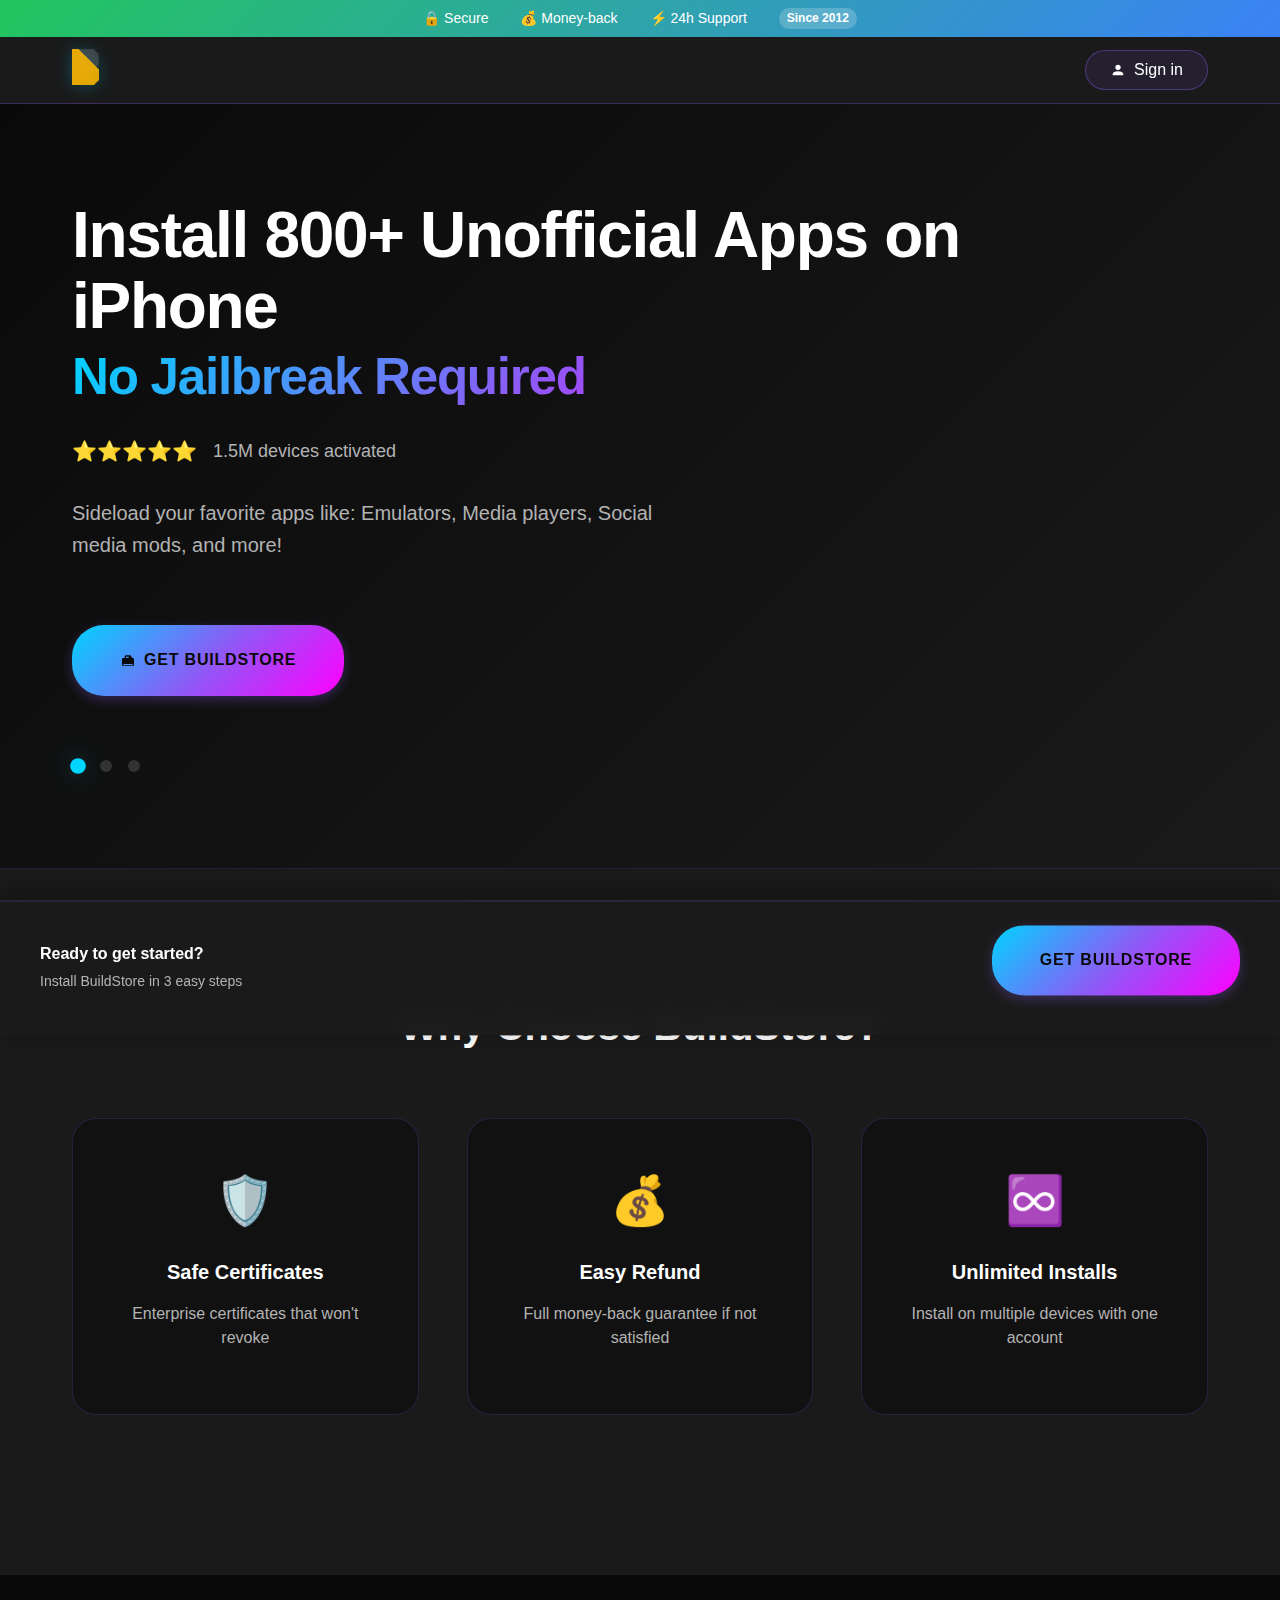
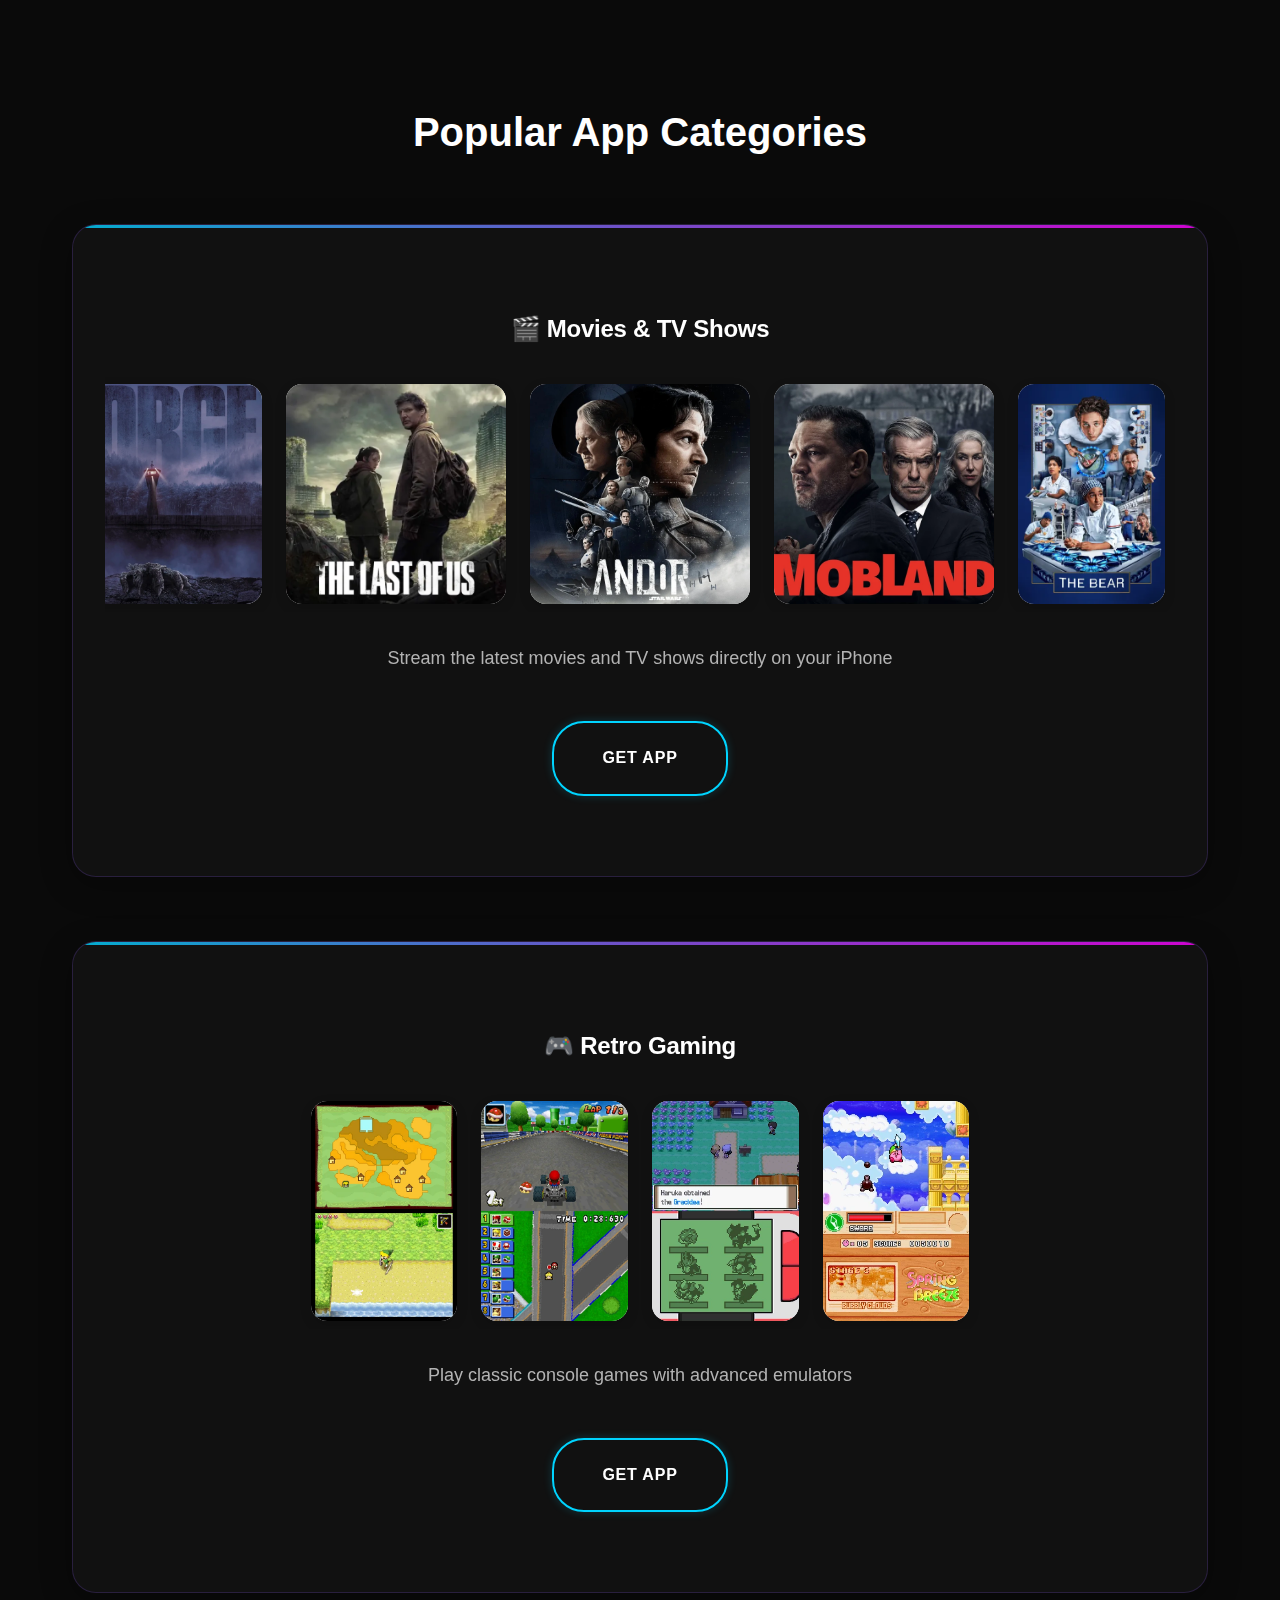
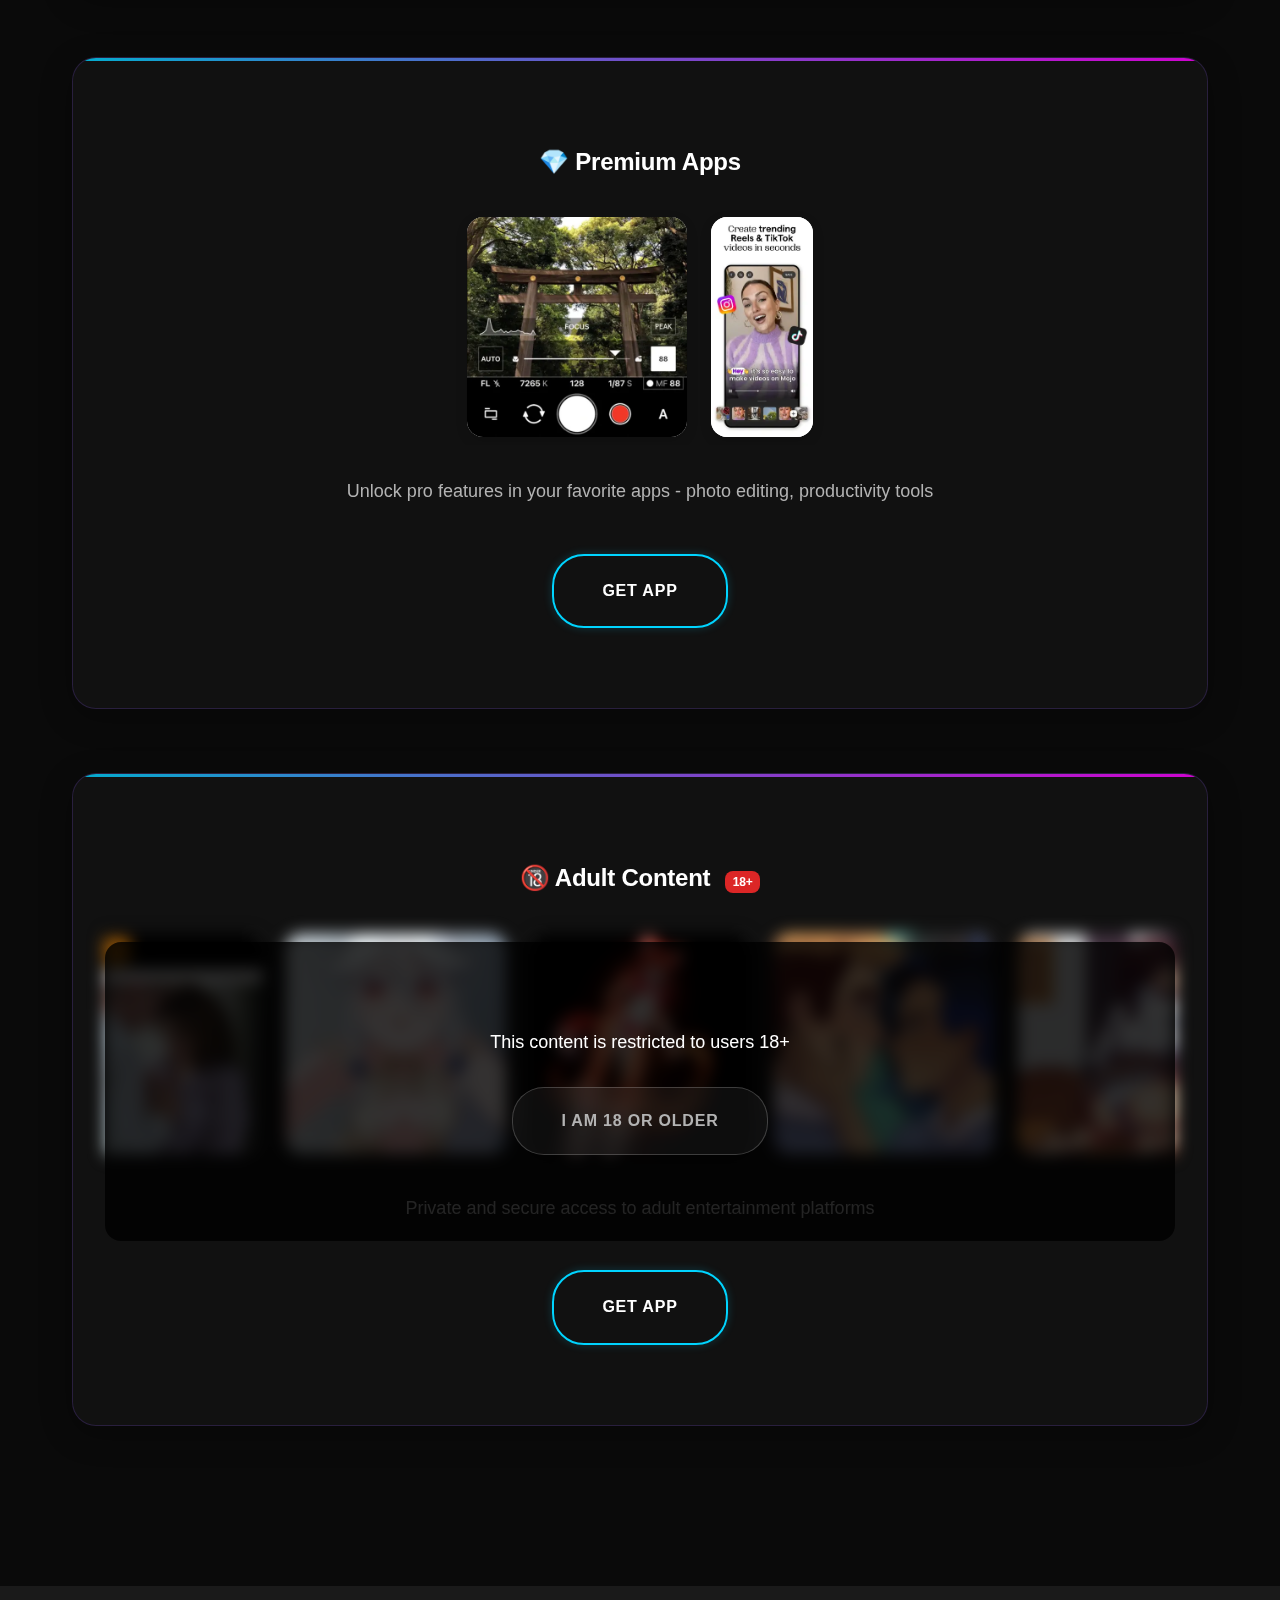
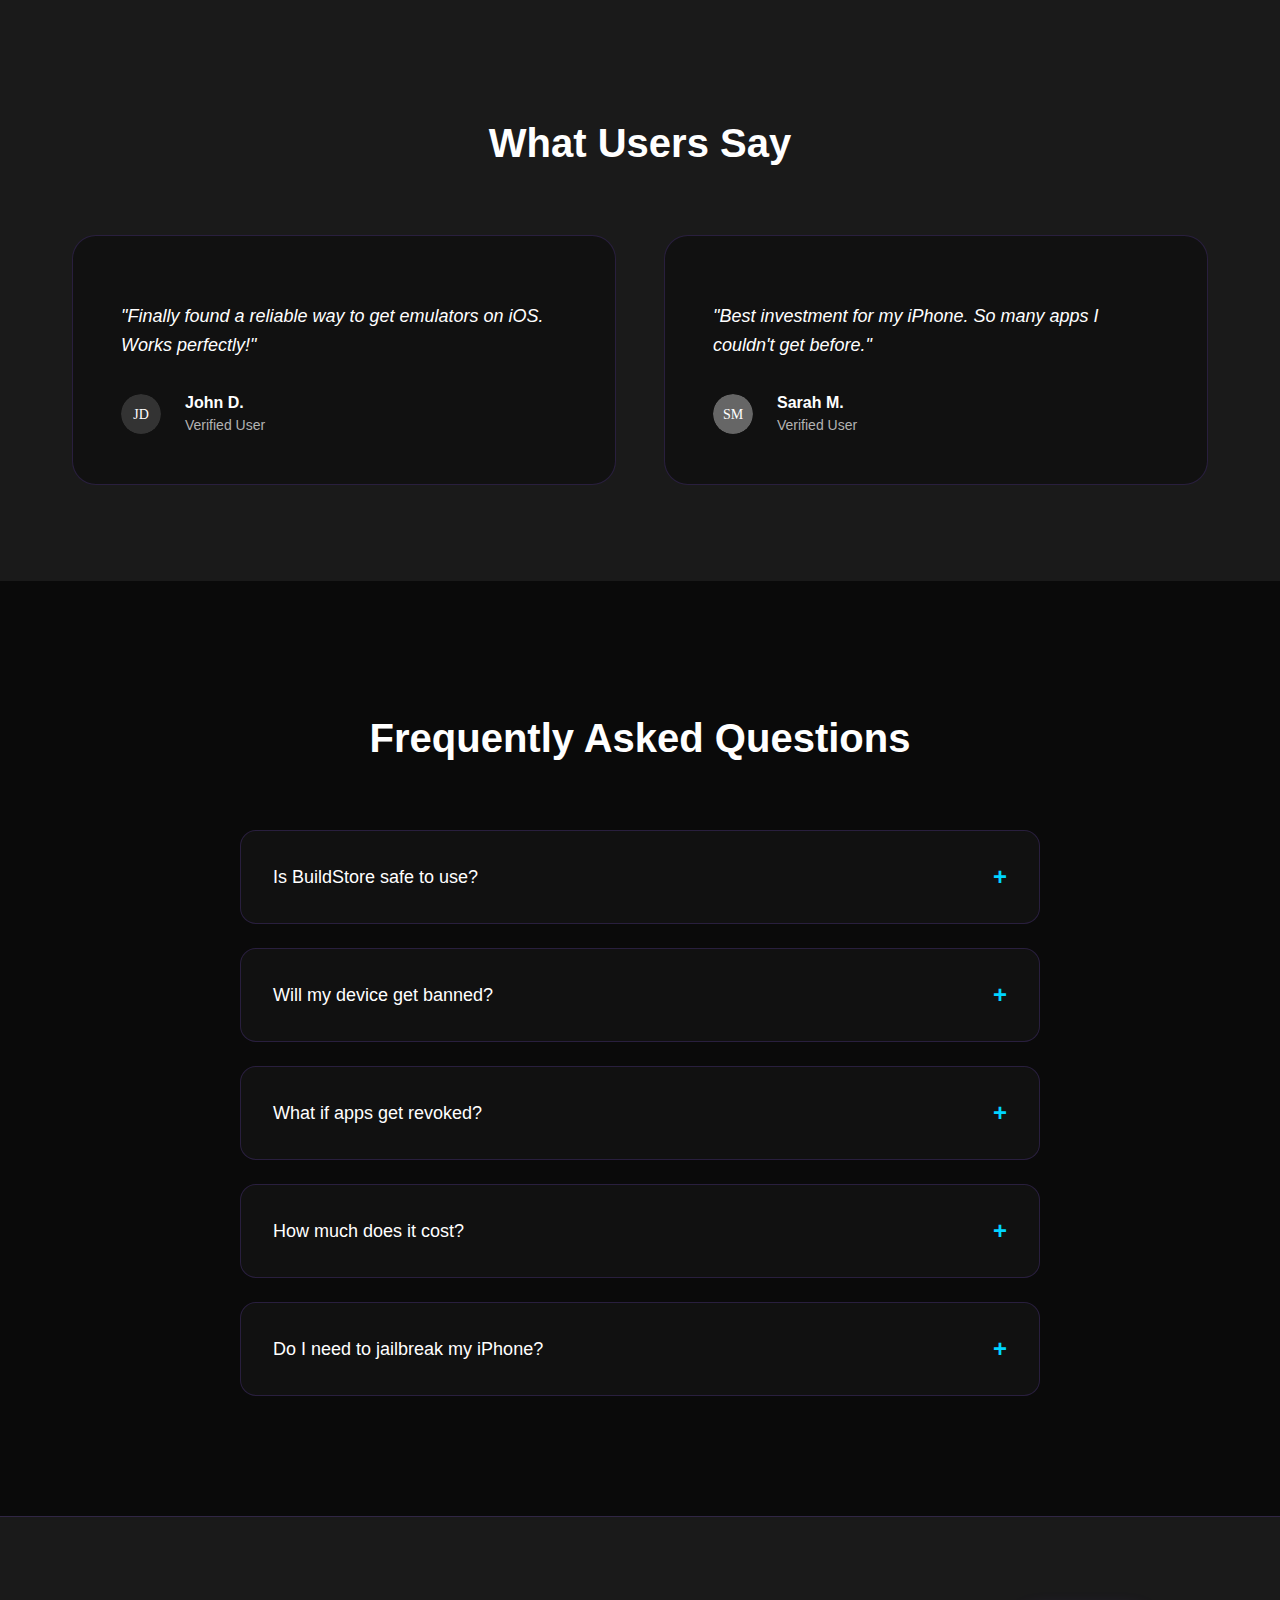
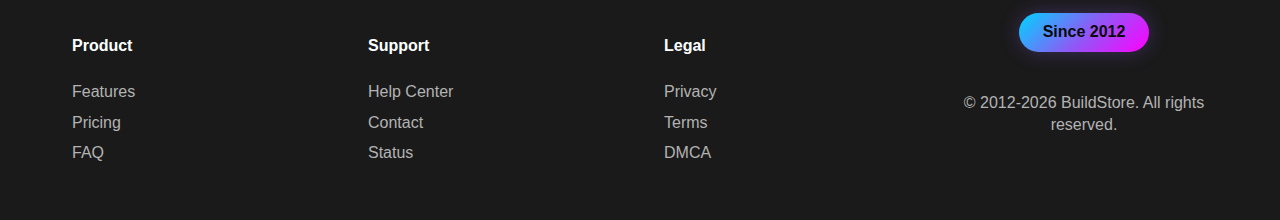
<file: index_ver_2.html>
<!DOCTYPE html>
<html lang="en">
<head>
  <meta charset="UTF-8">
  <meta name="viewport" content="width=device-width, initial-scale=1.0">
  <title>BuildStore - Install 800+ Unofficial Apps on iPhone</title>
  <link rel="stylesheet" href="styles_ver_2.css">
</head>
<body>
  <!-- Trust Ribbon -->
  <div class="trust-ribbon">
    <span>🔒 Secure</span>
    <span>💰 Money-back</span>
    <span>⚡ 24h Support</span>
    <span class="since-badge">Since 2012</span>
  </div>

  <header class="header">
    <div class="header-container">
      <div class="logo"><img src="assets/logo.svg" alt="BuildStore Logo"></div>
      <a href="#" class="sign-in">
        <svg width="16" height="16" viewBox="0 0 24 24" fill="currentColor">
          <path d="M12,4A4,4 0 0,1 16,8A4,4 0 0,1 12,12A4,4 0 0,1 8,8A4,4 0 0,1 12,4M12,14C16.42,14 20,15.79 20,18V20H4V18C4,15.79 7.58,14 12,14Z"/>
        </svg>
        Sign in
      </a>
    </div>
  </header>

  <main>
    <!-- Hero Section with improved value prop -->
    <section class="hero">
      <div class="hero-container">
        <h1 class="hero-title">Install 800+ Unofficial Apps on iPhone<br><span class="hero-subtitle">No Jailbreak Required</span></h1>
        <div class="social-proof">
          <div class="rating">
            <span class="stars">⭐⭐⭐⭐⭐</span>
            <span class="rating-text">1.5M devices activated</span>
          </div>
        </div>
        <p class="hero-desc">Sideload your favorite apps like: Emulators, Media players, Social media mods, and more!</p>
        <a href="#" class="btn btn-primary hero-cta">
          <svg width="20" height="20" viewBox="0 0 24 24" fill="currentColor">
            <path d="M5,20H19V18H5M19,9H15L13,7H9V9H15V16H9V9H15L13,7V9H19A2,2 0 0,1 21,11V19A2,2 0 0,1 19,21H5A2,2 0 0,1 3,19V11A2,2 0 0,1 5,9H7V7A2,2 0 0,1 9,5H15A2,2 0 0,1 17,7L19,9Z"/>
          </svg>
          Get BuildStore
        </a>
        <div class="hero-dots">
          <span class="dot active"></span>
          <span class="dot"></span>
          <span class="dot"></span>
        </div>
      </div>
    </section>

    <!-- Why BuildStore Section -->
    <section class="why-buildstore">
      <div class="container">
        <h2>Why Choose BuildStore?</h2>
        <div class="benefits-grid">
          <div class="benefit-card">
            <div class="benefit-icon">🛡️</div>
            <h3>Safe Certificates</h3>
            <p>Enterprise certificates that won't revoke</p>
          </div>
          <div class="benefit-card">
            <div class="benefit-icon">💰</div>
            <h3>Easy Refund</h3>
            <p>Full money-back guarantee if not satisfied</p>
          </div>
          <div class="benefit-card">
            <div class="benefit-icon">♾️</div>
            <h3>Unlimited Installs</h3>
            <p>Install on multiple devices with one account</p>
          </div>
        </div>
      </div>
    </section>

    <!-- App Categories -->
    <section class="app-categories">
      <div class="container">
        <h2>Popular App Categories</h2>
        
        <!-- Movies & Shows -->
        <div class="category-section">
          <h3>🎬 Movies & TV Shows</h3>
          <div class="gallery">
            <img src="assets/movies/movie_01.webp" alt="Movie 1">
            <img src="assets/movies/movie_02.webp" alt="Movie 2">
            <img src="assets/movies/movie_03.webp" alt="Movie 3">
            <img src="assets/movies/movie_04.webp" alt="Movie 4">
            <img src="assets/movies/movie_05.webp" alt="Movie 5">
            <img src="assets/movies/movie_06.webp" alt="Movie 6">
            <img src="assets/movies/movie_07.webp" alt="Movie 7">
          </div>
          <p class="category-desc">Stream the latest movies and TV shows directly on your iPhone</p>
          <a href="#" class="btn btn-secondary">Get App</a>
        </div>

        <!-- Retro Gaming -->
        <div class="category-section">
          <h3>🎮 Retro Gaming</h3>
          <div class="gallery">
            <img src="assets/retro/retro_01.webp" alt="Emulator 1">
            <img src="assets/retro/retro_02.webp" alt="Emulator 2">
            <img src="assets/retro/retro_03.webp" alt="Emulator 3">
            <img src="assets/retro/retro_04.webp" alt="Emulator 4">
          </div>
          <p class="category-desc">Play classic console games with advanced emulators</p>
          <a href="#" class="btn btn-secondary">Get App</a>
        </div>

        <!-- Premium Apps -->
        <div class="category-section">
          <h3>💎 Premium Apps</h3>
          <div class="gallery">
            <img src="assets/premium_apps/premium_apps_01.webp" alt="Premium 1">
            <img src="assets/premium_apps/premium_apps_02.webp" alt="Premium 2">
          </div>
          <p class="category-desc">Unlock pro features in your favorite apps - photo editing, productivity tools</p>
          <a href="#" class="btn btn-secondary">Get App</a>
        </div>

        <!-- Adult Content with Age Gate -->
        <div class="category-section adult-section">
          <div class="age-gate">
            <h3>🔞 Adult Content <span class="age-badge">18+</span></h3>
            <div class="gallery blurred" id="adult-gallery">
              <img src="assets/adult/adult_01.webp" alt="Adult 1">
              <img src="assets/adult/adult_02.webp" alt="Adult 2">
              <img src="assets/adult/adult_03.webp" alt="Adult 3">
              <img src="assets/adult/adult_04.webp" alt="Adult 4">
              <img src="assets/adult/adult_05.webp" alt="Adult 5">
            </div>
            <div class="age-overlay" id="age-overlay">
              <div class="age-content">
                <p>This content is restricted to users 18+</p>
                <button class="btn btn-ghost" onclick="showAdultContent()">I am 18 or older</button>
              </div>
            </div>
            <p class="category-desc">Private and secure access to adult entertainment platforms</p>
            <a href="#" class="btn btn-secondary">Get App</a>
          </div>
        </div>
      </div>
    </section>

    <!-- Testimonials -->
    <section class="testimonials">
      <div class="container">
        <h2>What Users Say</h2>
        <div class="testimonial-carousel">
          <div class="testimonial">
            <div class="testimonial-content">
              <p>"Finally found a reliable way to get emulators on iOS. Works perfectly!"</p>
              <div class="testimonial-author">
                <img src="data:image/svg+xml,<svg xmlns='http://www.w3.org/2000/svg' width='40' height='40'><circle cx='20' cy='20' r='20' fill='%23333'/><text x='20' y='25' text-anchor='middle' fill='white' font-size='14'>JD</text></svg>" alt="User">
                <div>
                  <strong>John D.</strong>
                  <span>Verified User</span>
                </div>
              </div>
            </div>
          </div>
          <div class="testimonial">
            <div class="testimonial-content">
              <p>"Best investment for my iPhone. So many apps I couldn't get before."</p>
              <div class="testimonial-author">
                <img src="data:image/svg+xml,<svg xmlns='http://www.w3.org/2000/svg' width='40' height='40'><circle cx='20' cy='20' r='20' fill='%23666'/><text x='20' y='25' text-anchor='middle' fill='white' font-size='14'>SM</text></svg>" alt="User">
                <div>
                  <strong>Sarah M.</strong>
                  <span>Verified User</span>
                </div>
              </div>
            </div>
          </div>
        </div>
      </div>
    </section>

    <!-- FAQ Section -->
    <section class="faq">
      <div class="container">
        <h2>Frequently Asked Questions</h2>
        <div class="faq-list">
          <div class="faq-item">
            <button class="faq-question" onclick="toggleFAQ(this)">
              Is BuildStore safe to use?
              <span class="faq-toggle">+</span>
            </button>
            <div class="faq-answer">
              <p>Yes, BuildStore uses enterprise certificates and has been operating safely since 2012. We don't require jailbreaking your device.</p>
            </div>
          </div>
          <div class="faq-item">
            <button class="faq-question" onclick="toggleFAQ(this)">
              Will my device get banned?
              <span class="faq-toggle">+</span>
            </button>
            <div class="faq-answer">
              <p>No, using BuildStore won't get your device banned. We use legitimate enterprise certificates that are indistinguishable from regular app installations.</p>
            </div>
          </div>
          <div class="faq-item">
            <button class="faq-question" onclick="toggleFAQ(this)">
              What if apps get revoked?
              <span class="faq-toggle">+</span>
            </button>
            <div class="faq-answer">
              <p>Our premium service ensures minimal revocations. If an app does get revoked, we provide instant replacements and workarounds.</p>
            </div>
          </div>
          <div class="faq-item">
            <button class="faq-question" onclick="toggleFAQ(this)">
              How much does it cost?
              <span class="faq-toggle">+</span>
            </button>
            <div class="faq-answer">
              <p>BuildStore offers flexible pricing plans starting from $9.99/year with a 30-day money-back guarantee.</p>
            </div>
          </div>
          <div class="faq-item">
            <button class="faq-question" onclick="toggleFAQ(this)">
              Do I need to jailbreak my iPhone?
              <span class="faq-toggle">+</span>
            </button>
            <div class="faq-answer">
              <p>No jailbreak required! BuildStore works on any iOS device running iOS 13 or later, keeping your warranty intact.</p>
            </div>
          </div>
        </div>
      </div>
    </section>
  </main>

  <!-- Sticky Bottom CTA -->
  <div class="sticky-bottom-cta" id="sticky-cta">
    <div class="sticky-content">
      <div class="sticky-text">
        <strong>Ready to get started?</strong>
        <span>Install BuildStore in 3 easy steps</span>
      </div>
      <a href="#" class="btn btn-primary">Get BuildStore</a>
    </div>
  </div>

  <footer class="footer">
    <div class="container">
      <div class="footer-content">
        <div class="footer-section">
          <h4>Product</h4>
          <ul>
            <li><a href="#">Features</a></li>
            <li><a href="#">Pricing</a></li>
            <li><a href="#">FAQ</a></li>
          </ul>
        </div>
        <div class="footer-section">
          <h4>Support</h4>
          <ul>
            <li><a href="#">Help Center</a></li>
            <li><a href="#">Contact</a></li>
            <li><a href="#">Status</a></li>
          </ul>
        </div>
        <div class="footer-section">
          <h4>Legal</h4>
          <ul>
            <li><a href="#">Privacy</a></li>
            <li><a href="#">Terms</a></li>
            <li><a href="#">DMCA</a></li>
          </ul>
        </div>
        <div class="footer-section">
          <div class="footer-badge">
            <span class="since-badge-large">Since 2012</span>
            <p>&copy; 2012-<span id="year"></span> BuildStore. All rights reserved.</p>
          </div>
        </div>
      </div>
    </div>
  </footer>

  <script>
    // Update year
    document.getElementById('year').textContent = new Date().getFullYear();

    // Show sticky CTA on scroll
    let stickyShown = false;
    window.addEventListener('scroll', () => {
      const scrollPercent = (window.scrollY / (document.documentElement.scrollHeight - window.innerHeight)) * 100;
      const stickyCTA = document.getElementById('sticky-cta');
      
      if (scrollPercent > 50 && !stickyShown) {
        stickyCTA.classList.add('show');
        stickyShown = true;
      } else if (scrollPercent < 30 && stickyShown) {
        stickyCTA.classList.remove('show');
        stickyShown = false;
      }
    });

    // FAQ toggle
    function toggleFAQ(button) {
      const item = button.parentElement;
      const answer = item.querySelector('.faq-answer');
      const toggle = button.querySelector('.faq-toggle');
      const isOpen = item.classList.contains('open');
      
      if (isOpen) {
        item.classList.remove('open');
        answer.style.maxHeight = '0';
        toggle.textContent = '+';
      } else {
        item.classList.add('open');
        answer.style.maxHeight = answer.scrollHeight + 'px';
        toggle.textContent = '−';
      }
    }

    // Adult content age gate
    function showAdultContent() {
      document.getElementById('adult-gallery').classList.remove('blurred');
      document.getElementById('age-overlay').style.display = 'none';
    }
  </script>
</body>
</html>
</file>
<file: styles_ver_2.css>
:root {
  /* Dark theme colors */
  --bg-primary: #0a0a0a;
  --bg-secondary: #1a1a1a;
  --bg-card: #111111;  /* Lighter for better contrast */
  
  /* Neon accents */
  --neon-blue: #00d4ff;
  --neon-purple: #8b5cf6;
  --neon-pink: #ff00ff;
  --neon-green: #00ff88;
  --neon-yellow: #ffff00;
  --neon-orange: #ff6b35;
  
  /* Text colors */
  --text-primary: #ffffff;
  --text-secondary: #b3b3b3;
  --text-muted: #666666;
  
  /* Gradients */
  --gradient-neon: linear-gradient(135deg, var(--neon-blue) 0%, var(--neon-purple) 50%, var(--neon-pink) 100%);
  --gradient-dark: linear-gradient(135deg, var(--bg-primary) 0%, var(--bg-secondary) 100%);
  
  /* Shadows and glows */
  --glow-blue: 0 0 20px rgba(0, 212, 255, 0.3);
  --glow-purple: 0 0 20px rgba(139, 92, 246, 0.3);
  --glow-pink: 0 0 20px rgba(255, 0, 255, 0.3);
  
  /* Typography - Improved readability */
  --font-primary: 'Segoe UI', -apple-system, BlinkMacSystemFont, sans-serif;
  --font-weight-light: 300;
  --font-weight-normal: 400;
  --font-weight-medium: 500;
  --font-weight-semibold: 600;
  --font-weight-bold: 700;
  --font-weight-black: 900;
  
  /* Improved spacing system */
  --space-xs: 0.5rem;   /* 8px */
  --space-sm: 1rem;     /* 16px */
  --space-md: 1.5rem;   /* 24px */
  --space-lg: 2rem;     /* 32px */
  --space-xl: 3rem;     /* 48px */
  --space-2xl: 4rem;    /* 64px */
  --space-3xl: 6rem;    /* 96px */
  
  /* Container spacing */
  --container-padding: clamp(1rem, 4vw, 2rem);
  --section-spacing: clamp(3rem, 8vw, 6rem);
  --content-max-width: 1200px;
  
  /* Trust colors */
  --trust-green: #22c55e;
  --trust-blue: #3b82f6;
  --trust-gold: #fbbf24;
}

/* Reset and base styles */
* {
  box-sizing: border-box;
}

body {
  font-family: var(--font-primary);
  margin: 0;
  padding: 0;
  background: var(--bg-primary);
  color: var(--text-primary);
  line-height: 1.4;  /* Improved line height */
  font-size: 16px;   /* Base 16px for accessibility */
  -webkit-font-smoothing: antialiased;
  -moz-osx-font-smoothing: grayscale;
  scroll-behavior: smooth;
}

.container {
  max-width: var(--content-max-width);
  margin: 0 auto;
  padding: 0 var(--container-padding);
}

/* Trust Ribbon */
.trust-ribbon {
  background: linear-gradient(135deg, var(--trust-green) 0%, var(--trust-blue) 100%);
  color: white;
  padding: var(--space-xs) 0;
  text-align: center;
  font-size: 0.875rem;
  font-weight: var(--font-weight-medium);
  display: flex;
  justify-content: center;
  align-items: center;
  gap: var(--space-lg);
  flex-wrap: wrap;
  box-shadow: 0 2px 4px rgba(0,0,0,0.2);
}

.since-badge {
  background: rgba(255,255,255,0.2);
  padding: 2px 8px;
  border-radius: 12px;
  font-size: 0.75rem;
  font-weight: var(--font-weight-bold);
}

/* Header */
.header {
  background: var(--bg-secondary);
  border-bottom: 1px solid rgba(139, 92, 246, 0.3);
  position: relative;
  overflow: hidden;
}

.header-container {
  display: flex;
  justify-content: space-between;
  align-items: center;
  width: 100%;
  max-width: var(--content-max-width);
  margin: 0 auto;
  padding: 12px var(--container-padding);  /* Increased from 10px */
}

.logo img {
  height: 36px;
  transition: transform 0.3s ease;
  filter: drop-shadow(0 0 8px rgba(0, 212, 255, 0.3));
}

.logo:hover img {
  transform: scale(1.05);
  filter: drop-shadow(0 0 12px rgba(0, 212, 255, 0.5));
}

.sign-in {
  color: var(--text-primary);
  text-decoration: none;
  font-weight: var(--font-weight-medium);
  font-size: 1rem;
  padding: var(--space-xs) var(--space-md);
  border-radius: 2rem;
  border: 1px solid rgba(139, 92, 246, 0.4);
  transition: all 0.3s cubic-bezier(0.4, 0, 0.2, 1);
  position: relative;
  overflow: hidden;
  backdrop-filter: blur(5px);
  background: rgba(139, 92, 246, 0.1);
  display: inline-flex;
  align-items: center;
  gap: var(--space-xs);
}

.sign-in svg {
  flex-shrink: 0;
  width: 16px;
  height: 16px;
}

.sign-in:hover {
  color: var(--neon-blue);
  text-shadow: var(--glow-blue);
  background: rgba(0, 212, 255, 0.15);
  border-color: var(--neon-blue);
  transform: translateY(-2px);
  box-shadow: 0 4px 12px rgba(0, 212, 255, 0.3);
}

/* Hero Section - Dramatically improved */
.hero {
  background: var(--gradient-dark);
  color: var(--text-primary);
  text-align: left;
  position: relative;
  border-bottom: 1px solid rgba(139, 92, 246, 0.2);
  min-height: 70vh;
  display: flex;
  flex-direction: column;
  justify-content: center;
}

.hero-container {
  max-width: var(--content-max-width);
  margin: 0 auto;
  padding: var(--section-spacing) var(--container-padding);
  width: 100%;
}

.hero-title {
  font-size: clamp(2rem, 8vw, 4rem);  /* Much larger title */
  margin: 0 0 var(--space-md) 0;
  font-weight: var(--font-weight-black);
  letter-spacing: -0.02em;
  line-height: 1.1;
  max-width: 900px;
}

.hero-subtitle {
  background: var(--gradient-neon);
  background-clip: text;
  -webkit-background-clip: text;
  -webkit-text-fill-color: transparent;
  font-size: 0.8em;
  font-weight: var(--font-weight-black);
  display: block;
  margin-top: var(--space-xs);
}

.social-proof {
  margin: var(--space-lg) 0;
}

.rating {
  display: flex;
  align-items: center;
  gap: var(--space-sm);
  font-size: 1.125rem;
}

.stars {
  font-size: 1.25rem;
  color: var(--trust-gold);
}

.rating-text {
  color: var(--text-secondary);
  font-weight: var(--font-weight-medium);
}

.hero-desc {
  margin: var(--space-lg) 0 var(--space-2xl) 0;
  font-size: clamp(1.125rem, 2.5vw, 1.25rem);  /* Larger description */
  color: var(--text-secondary);
  font-weight: var(--font-weight-normal);
  line-height: 1.6;
  max-width: 600px;
}

.hero-cta {
  font-size: 1.125rem;
  padding: var(--space-md) var(--space-2xl);
  margin-bottom: var(--space-xl);
}

.hero-dots {
  display: flex;
  gap: var(--space-sm);
  margin-top: var(--space-xl);
}

.dot {
  display: block;
  width: 12px;
  height: 12px;
  border-radius: 50%;
  background: var(--text-muted);
  opacity: 0.4;
  transition: all 0.3s ease;
  cursor: pointer;
}

.dot.active {
  background: var(--neon-blue);
  opacity: 1;
  box-shadow: var(--glow-blue);
  transform: scale(1.3);
}

.dot:hover {
  opacity: 0.8;
  transform: scale(1.1);
}

/* Why BuildStore Section */
.why-buildstore {
  background: var(--bg-secondary);
  padding: var(--section-spacing) 0;
}

.why-buildstore h2 {
  text-align: center;
  font-size: clamp(1.5rem, 4vw, 2.5rem);
  margin-bottom: var(--space-2xl);
  font-weight: var(--font-weight-bold);
}

.benefits-grid {
  display: grid;
  grid-template-columns: repeat(auto-fit, minmax(280px, 1fr));
  gap: var(--space-xl);
  margin-bottom: var(--space-2xl);
}

.benefit-card {
  background: var(--bg-card);
  padding: var(--space-xl);  /* Increased padding */
  border-radius: 24px;
  text-align: center;
  border: 1px solid rgba(139, 92, 246, 0.2);
  transition: transform 0.3s ease, box-shadow 0.3s ease;
}

.benefit-card:hover {
  transform: translateY(-4px);
  box-shadow: 0 12px 48px rgba(0, 0, 0, 0.4);
}

.benefit-icon {
  font-size: 3rem;
  margin-bottom: var(--space-md);
}

.benefit-card h3 {
  font-size: 1.25rem;
  margin-bottom: var(--space-sm);
  font-weight: var(--font-weight-bold);
}

.benefit-card p {
  color: var(--text-secondary);
  line-height: 1.5;
}

/* App Categories */
.app-categories {
  padding: var(--section-spacing) 0;
}

.app-categories > .container > h2 {
  text-align: center;
  font-size: clamp(1.5rem, 4vw, 2.5rem);
  margin-bottom: var(--space-2xl);
  font-weight: var(--font-weight-bold);
}

.category-section {
  background: var(--bg-card);
  margin-bottom: var(--space-2xl);
  padding: var(--space-2xl) var(--container-padding);  /* Increased padding */
  border-radius: 24px;
  text-align: center;
  border: 1px solid rgba(139, 92, 246, 0.2);
  position: relative;
  max-width: var(--content-max-width);
  margin-left: auto;
  margin-right: auto;
  backdrop-filter: blur(10px);
  box-shadow: 0 8px 32px rgba(0, 0, 0, 0.3);
  transition: transform 0.3s ease, box-shadow 0.3s ease;
  overflow: hidden;
}

.category-section::before {
  content: '';
  position: absolute;
  top: 0;
  left: 0;
  right: 0;
  height: 3px;
  background: var(--gradient-neon);
  opacity: 0.8;
}

.category-section:hover {
  transform: translateY(-4px);
  box-shadow: 0 12px 48px rgba(0, 0, 0, 0.4);
}

.category-section h3 {
  font-size: clamp(1.25rem, 3vw, 1.5rem);
  margin-bottom: var(--space-lg);
  font-weight: var(--font-weight-bold);
  letter-spacing: -0.01em;
  line-height: 1.3;
}

.gallery {
  display: flex;
  gap: var(--space-md);
  overflow-x: auto;
  justify-content: center;
  margin-bottom: var(--space-lg);
  padding: var(--space-xs) 0;
  scroll-behavior: smooth;
  scrollbar-width: thin;
  scrollbar-color: rgba(139, 92, 246, 0.6) transparent;
}

/* Custom scrollbar for WebKit browsers */
.gallery::-webkit-scrollbar {
  height: 8px;
}

.gallery::-webkit-scrollbar-track {
  background: rgba(255, 255, 255, 0.05);
  border-radius: 4px;
}

.gallery::-webkit-scrollbar-thumb {
  background: linear-gradient(135deg, var(--neon-blue) 0%, var(--neon-purple) 100%);
  border-radius: 4px;
  border: 1px solid rgba(255, 255, 255, 0.1);
}

.gallery::-webkit-scrollbar-thumb:hover {
  background: linear-gradient(135deg, var(--neon-purple) 0%, var(--neon-pink) 100%);
  box-shadow: 0 0 8px rgba(139, 92, 246, 0.4);
}

.gallery img {
  height: 220px;
  width: auto;
  object-fit: cover;
  border-radius: 16px;
  background: #fff;
  box-shadow: 0 4px 12px rgba(0,0,0,0.15);
  transition: transform 0.3s ease, box-shadow 0.3s ease;
  flex-shrink: 0;
}

.gallery img:hover {
  transform: translateY(-4px) scale(1.02);
  box-shadow: 0 8px 24px rgba(0,0,0,0.25);
}

.category-desc {
  margin: var(--space-lg) 0 var(--space-xl) 0;
  font-size: clamp(1rem, 2vw, 1.125rem);
  color: var(--text-secondary);
  font-weight: var(--font-weight-normal);
  line-height: 1.6;
  max-width: 600px;
  margin-left: auto;
  margin-right: auto;
}

/* Adult Content Age Gate */
.adult-section {
  position: relative;
}

.age-gate {
  position: relative;
}

.gallery.blurred {
  filter: blur(8px);
}

.age-overlay {
  position: absolute;
  top: 80px;
  left: 0;
  right: 0;
  bottom: 120px;
  background: rgba(0, 0, 0, 0.8);
  display: flex;
  align-items: center;
  justify-content: center;
  border-radius: 16px;
  z-index: 10;
}

.age-content {
  text-align: center;
  padding: var(--space-xl);
}

.age-content p {
  margin-bottom: var(--space-lg);
  font-size: 1.125rem;
  font-weight: var(--font-weight-medium);
}

.age-badge {
  background: #dc2626;
  color: white;
  padding: 4px 8px;
  border-radius: 8px;
  font-size: 0.75rem;
  font-weight: var(--font-weight-bold);
  margin-left: var(--space-xs);
}

/* Button System */
.btn {
  display: inline-flex;
  align-items: center;
  justify-content: center;
  gap: var(--space-xs);
  font-family: var(--font-primary);
  font-weight: var(--font-weight-bold);
  padding: var(--space-md) var(--space-xl);
  border-radius: 2em;
  text-decoration: none;
  font-size: 1rem;
  margin-bottom: var(--space-sm);
  transition: all 0.3s cubic-bezier(0.4, 0, 0.2, 1);
  border: none;
  cursor: pointer;
  text-transform: uppercase;
  letter-spacing: 0.05em;
  min-width: 160px;
  position: relative;
  overflow: hidden;
}

.btn svg {
  flex-shrink: 0;
  width: 16px;
  height: 16px;
}

.btn-primary {
  background: var(--gradient-neon);
  color: var(--bg-primary);
  box-shadow: 0 4px 12px rgba(139, 92, 246, 0.3);
}

.btn-primary:hover {
  transform: translateY(-2px);
  box-shadow: 0 8px 20px rgba(139, 92, 246, 0.4);
  filter: brightness(1.1);
}

.btn-secondary {
  background: transparent;
  color: var(--text-primary);
  border: 2px solid var(--neon-blue);
  box-shadow: 0 0 10px rgba(0, 212, 255, 0.2);
}

.btn-secondary:hover {
  background: rgba(0, 212, 255, 0.1);
  transform: translateY(-2px);
  box-shadow: var(--glow-blue);
  color: var(--neon-blue);
}

.btn-ghost {
  background: rgba(255, 255, 255, 0.05);
  color: var(--text-secondary);
  border: 1px solid rgba(255, 255, 255, 0.2);
  backdrop-filter: blur(10px);
}

.btn-ghost:hover {
  background: rgba(255, 255, 255, 0.1);
  color: var(--text-primary);
  border-color: rgba(255, 255, 255, 0.3);
  transform: translateY(-1px);
}

/* Testimonials */
.testimonials {
  background: var(--bg-secondary);
  padding: var(--section-spacing) 0;
}

.testimonials h2 {
  text-align: center;
  font-size: clamp(1.5rem, 4vw, 2.5rem);
  margin-bottom: var(--space-2xl);
  font-weight: var(--font-weight-bold);
}

.testimonial-carousel {
  display: grid;
  grid-template-columns: repeat(auto-fit, minmax(300px, 1fr));
  gap: var(--space-xl);
}

.testimonial {
  background: var(--bg-card);
  padding: var(--space-xl);
  border-radius: 24px;
  border: 1px solid rgba(139, 92, 246, 0.2);
}

.testimonial-content p {
  font-size: 1.125rem;
  line-height: 1.6;
  margin-bottom: var(--space-lg);
  font-style: italic;
}

.testimonial-author {
  display: flex;
  align-items: center;
  gap: var(--space-md);
}

.testimonial-author img {
  width: 40px;
  height: 40px;
  border-radius: 50%;
}

.testimonial-author strong {
  display: block;
  font-weight: var(--font-weight-bold);
}

.testimonial-author span {
  color: var(--text-secondary);
  font-size: 0.875rem;
}

/* FAQ Section */
.faq {
  padding: var(--section-spacing) 0;
}

.faq h2 {
  text-align: center;
  font-size: clamp(1.5rem, 4vw, 2.5rem);
  margin-bottom: var(--space-2xl);
  font-weight: var(--font-weight-bold);
}

.faq-list {
  max-width: 800px;
  margin: 0 auto;
}

.faq-item {
  background: var(--bg-card);
  margin-bottom: var(--space-md);
  border-radius: 16px;
  border: 1px solid rgba(139, 92, 246, 0.2);
  overflow: hidden;
}

.faq-question {
  width: 100%;
  background: none;
  border: none;
  color: var(--text-primary);
  padding: var(--space-lg);
  text-align: left;
  font-size: 1.125rem;
  font-weight: var(--font-weight-medium);
  cursor: pointer;
  display: flex;
  justify-content: space-between;
  align-items: center;
  transition: background 0.3s ease;
}

.faq-question:hover {
  background: rgba(139, 92, 246, 0.1);
}

.faq-toggle {
  font-size: 1.5rem;
  font-weight: var(--font-weight-bold);
  color: var(--neon-blue);
  transition: transform 0.3s ease;
}

.faq-item.open .faq-toggle {
  transform: rotate(45deg);
}

.faq-answer {
  max-height: 0;
  overflow: hidden;
  transition: max-height 0.3s ease;
}

.faq-answer p {
  padding: 0 var(--space-lg) var(--space-lg);
  color: var(--text-secondary);
  line-height: 1.6;
}

/* Sticky Bottom CTA */
.sticky-bottom-cta {
  position: fixed;
  bottom: 0;
  left: 0;
  right: 0;
  background: linear-gradient(135deg, var(--bg-secondary) 0%, rgba(26, 26, 26, 0.95) 100%);
  backdrop-filter: blur(10px);
  border-top: 1px solid rgba(139, 92, 246, 0.3);
  padding: var(--space-md);
  transform: translateY(100%);
  transition: transform 0.3s ease;
  z-index: 1000;
  box-shadow: 0 -4px 20px rgba(0,0,0,0.3);
}

.sticky-bottom-cta.show {
  transform: translateY(0);
}

.sticky-content {
  max-width: var(--content-max-width);
  margin: 0 auto;
  display: flex;
  justify-content: space-between;
  align-items: center;
  gap: var(--space-md);
}

.sticky-text strong {
  display: block;
  font-weight: var(--font-weight-bold);
  margin-bottom: 4px;
}

.sticky-text span {
  color: var(--text-secondary);
  font-size: 0.875rem;
}

/* Footer */
.footer {
  background: var(--bg-secondary);
  color: var(--text-secondary);
  padding: var(--space-3xl) 0 var(--space-xl);
  border-top: 1px solid rgba(139, 92, 246, 0.2);
}

.footer-content {
  display: grid;
  grid-template-columns: repeat(auto-fit, minmax(200px, 1fr));
  gap: var(--space-xl);
}

.footer-section h4 {
  color: var(--text-primary);
  font-weight: var(--font-weight-bold);
  margin-bottom: var(--space-md);
}

.footer-section ul {
  list-style: none;
  padding: 0;
  margin: 0;
}

.footer-section li {
  margin-bottom: var(--space-xs);
}

.footer-section a {
  color: var(--text-secondary);
  text-decoration: none;
  transition: color 0.3s ease;
}

.footer-section a:hover {
  color: var(--neon-blue);
}

.footer-badge {
  text-align: center;
}

.since-badge-large {
  display: inline-block;
  background: var(--gradient-neon);
  color: var(--bg-primary);
  padding: var(--space-xs) var(--space-md);
  border-radius: 2rem;
  font-weight: var(--font-weight-bold);
  margin-bottom: var(--space-md);
  box-shadow: var(--glow-purple);
}

/* Responsive Design */
@media (max-width: 768px) {
  .trust-ribbon {
    gap: var(--space-md);
    font-size: 0.75rem;
  }
  
  .hero-container {
    padding: var(--space-2xl) var(--container-padding);
  }
  
  .benefits-grid {
    grid-template-columns: 1fr;
    gap: var(--space-lg);
  }
  
  .category-section {
    padding: var(--space-xl) var(--container-padding);
  }
  
  .sticky-content {
    flex-direction: column;
    text-align: center;
  }
  
  .footer-content {
    grid-template-columns: 1fr;
    text-align: center;
  }
  
  .gallery img {
    height: 180px;
  }
}

@media (max-width: 480px) {
  .trust-ribbon {
    flex-direction: column;
    gap: var(--space-xs);
  }
  
  .hero-title {
    font-size: clamp(1.5rem, 8vw, 2.5rem);
  }
  
  .gallery {
    padding-left: var(--container-padding);
    padding-right: var(--container-padding);
  }
  
  .gallery img {
    height: 160px;
  }
  
  .category-section {
    margin-bottom: var(--space-xl);
  }
}

/* Focus states for accessibility */
.btn:focus-visible,
.faq-question:focus-visible,
.sign-in:focus-visible {
  outline: 2px solid var(--neon-blue);
  outline-offset: 2px;
}

/* Reduced motion support */
@media (prefers-reduced-motion: reduce) {
  * {
    animation-duration: 0.01ms !important;
    animation-iteration-count: 1 !important;
    transition-duration: 0.01ms !important;
  }
}
</file>
